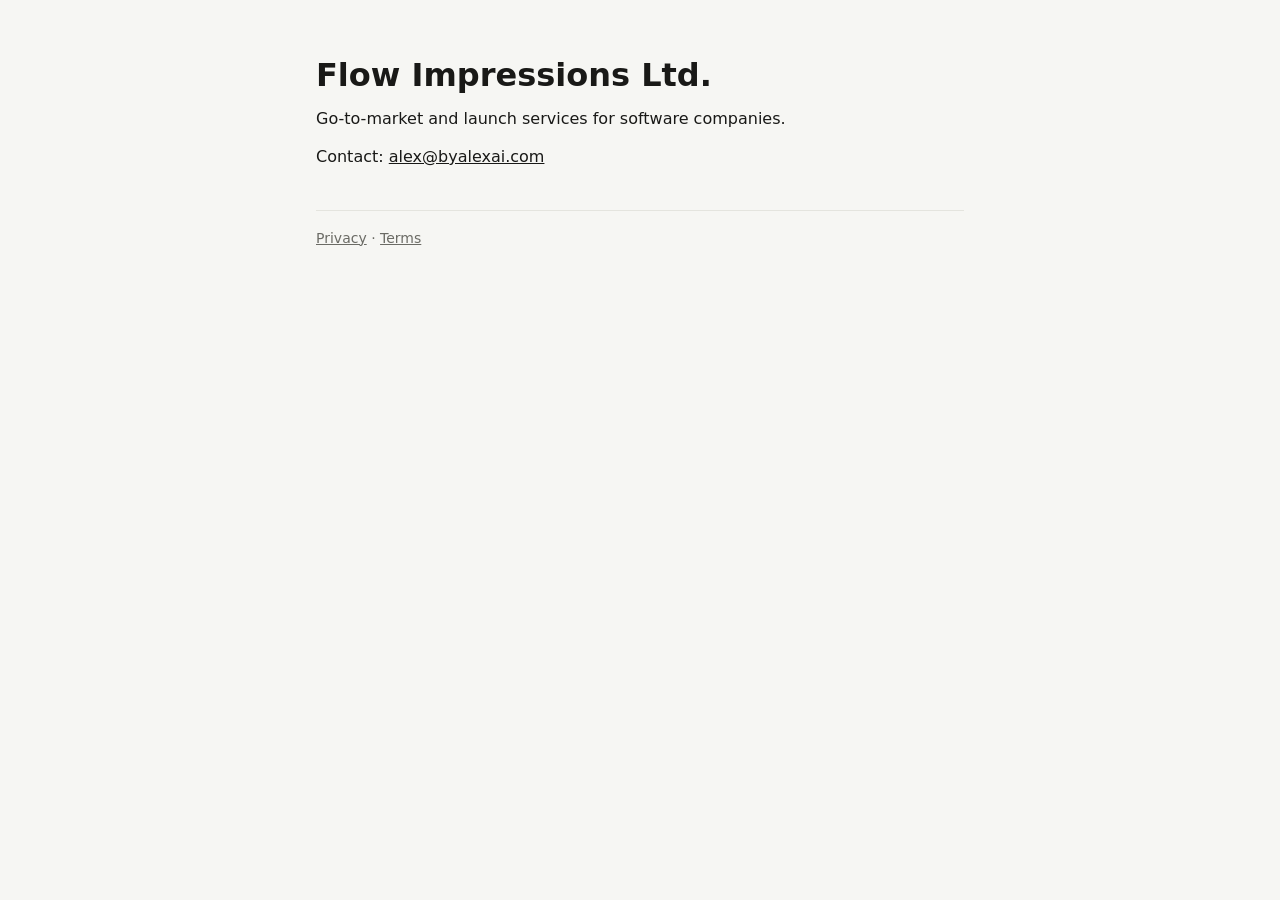
<file: index.html>
<!doctype html>
<html lang="en">
<head>
<meta charset="utf-8">
<meta name="viewport" content="width=device-width, initial-scale=1">
<title>Flow Impressions</title>
<link rel="stylesheet" href="/site.css">
</head>
<body>
<main>
<h1>Flow Impressions Ltd.</h1>
<p>Go-to-market and launch services for software companies.</p>
<p>Contact: <a href="mailto:alex@byalexai.com">alex@byalexai.com</a></p>
<footer><a href="/privacy/">Privacy</a> · <a href="/terms/">Terms</a></footer>
</main>
</body>
</html>
</file>
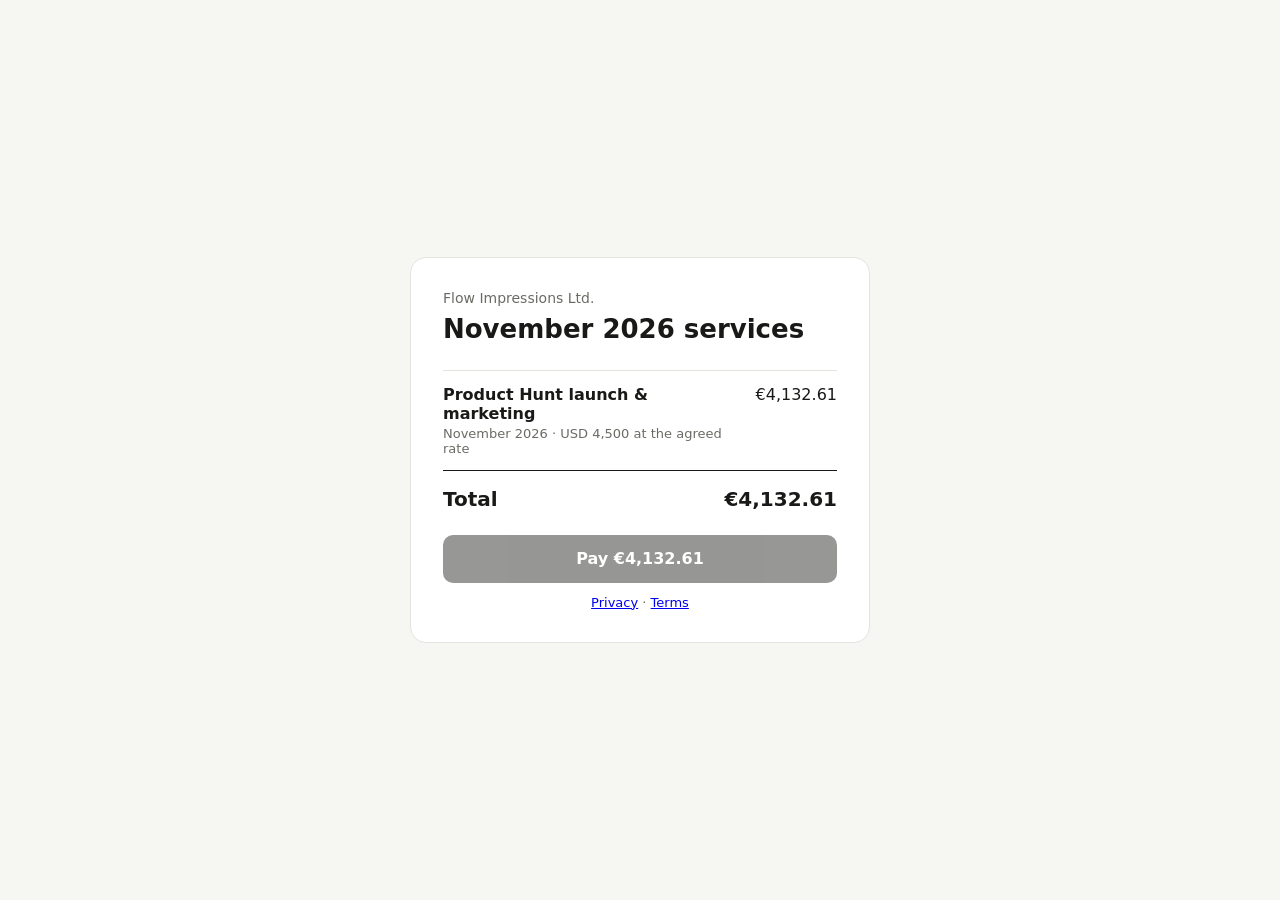
<file: pay-n26-q7m4xk/index.html>
<!doctype html>
<html lang="en">
  <head>
    <meta charset="UTF-8" />
    <meta name="viewport" content="width=device-width, initial-scale=1.0" />
    <meta name="robots" content="noindex,nofollow" />
    <title>November Invoice</title>
    <script type="module" crossorigin src="./assets/index-uSh7RYU5.js"></script>
    <link rel="stylesheet" crossorigin href="./assets/index-VhX-my-Y.css">
  </head>
  <body>
    <div id="root"></div>
  </body>
</html>
</file>
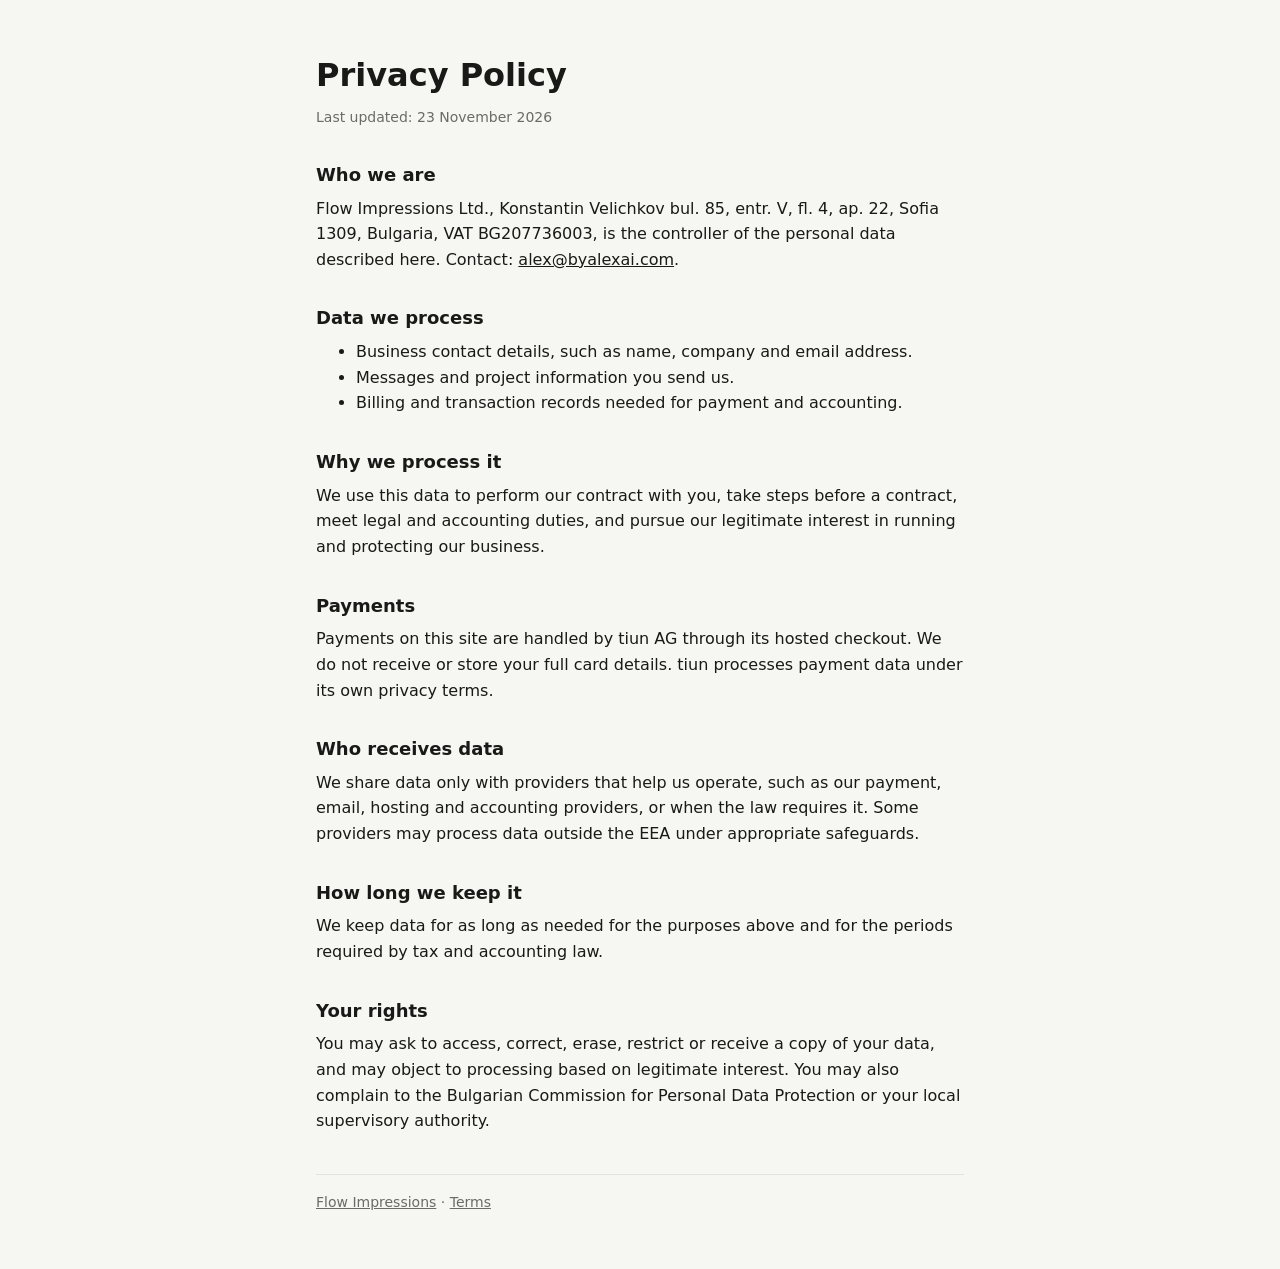
<file: privacy/index.html>
<!doctype html>
<html lang="en">
<head>
<meta charset="utf-8">
<meta name="viewport" content="width=device-width, initial-scale=1">
<title>Privacy Policy</title>
<link rel="stylesheet" href="/site.css">
</head>
<body>
<main>
<h1>Privacy Policy</h1>
<p class="muted">Last updated: 23 November 2026</p>

<h2>Who we are</h2>
<p>Flow Impressions Ltd., Konstantin Velichkov bul. 85, entr. V, fl. 4, ap. 22, Sofia 1309, Bulgaria, VAT BG207736003, is the controller of the personal data described here. Contact: <a href="mailto:alex@byalexai.com">alex@byalexai.com</a>.</p>

<h2>Data we process</h2>
<ul>
<li>Business contact details, such as name, company and email address.</li>
<li>Messages and project information you send us.</li>
<li>Billing and transaction records needed for payment and accounting.</li>
</ul>

<h2>Why we process it</h2>
<p>We use this data to perform our contract with you, take steps before a contract, meet legal and accounting duties, and pursue our legitimate interest in running and protecting our business.</p>

<h2>Payments</h2>
<p>Payments on this site are handled by tiun AG through its hosted checkout. We do not receive or store your full card details. tiun processes payment data under its own privacy terms.</p>

<h2>Who receives data</h2>
<p>We share data only with providers that help us operate, such as our payment, email, hosting and accounting providers, or when the law requires it. Some providers may process data outside the EEA under appropriate safeguards.</p>

<h2>How long we keep it</h2>
<p>We keep data for as long as needed for the purposes above and for the periods required by tax and accounting law.</p>

<h2>Your rights</h2>
<p>You may ask to access, correct, erase, restrict or receive a copy of your data, and may object to processing based on legitimate interest. You may also complain to the Bulgarian Commission for Personal Data Protection or your local supervisory authority.</p>

<footer><a href="/">Flow Impressions</a> · <a href="/terms/">Terms</a></footer>
</main>
</body>
</html>
</file>
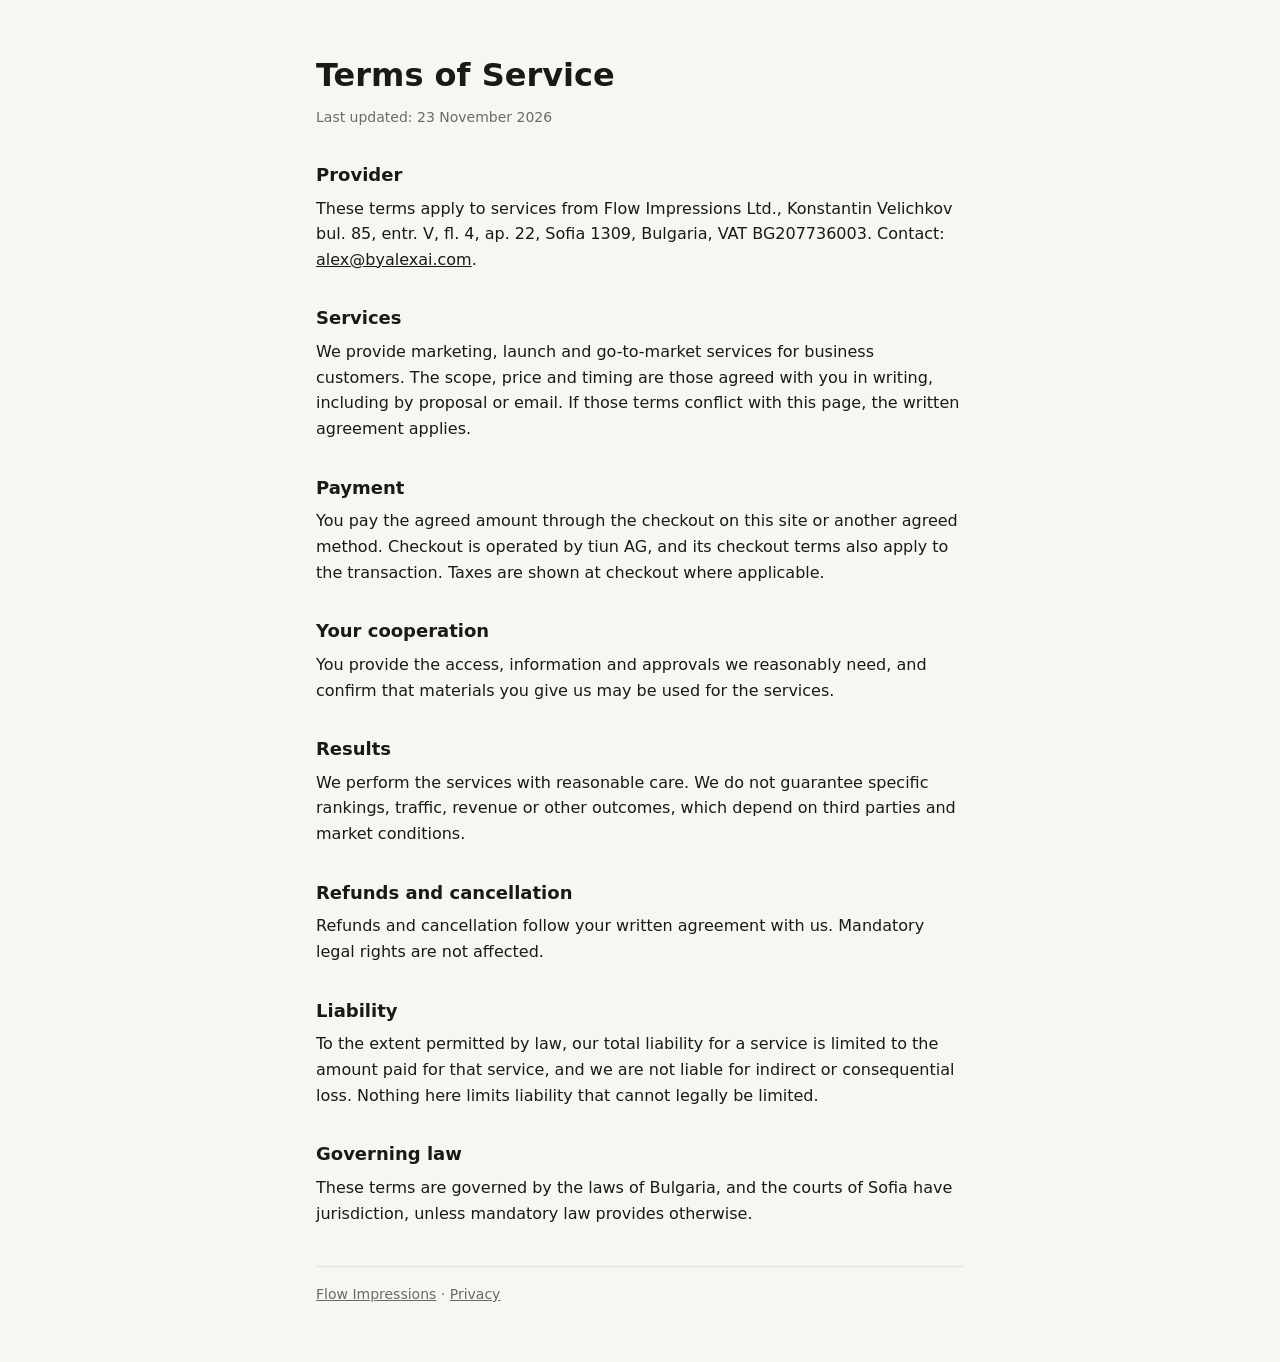
<file: terms/index.html>
<!doctype html>
<html lang="en">
<head>
<meta charset="utf-8">
<meta name="viewport" content="width=device-width, initial-scale=1">
<title>Terms of Service</title>
<link rel="stylesheet" href="/site.css">
</head>
<body>
<main>
<h1>Terms of Service</h1>
<p class="muted">Last updated: 23 November 2026</p>

<h2>Provider</h2>
<p>These terms apply to services from Flow Impressions Ltd., Konstantin Velichkov bul. 85, entr. V, fl. 4, ap. 22, Sofia 1309, Bulgaria, VAT BG207736003. Contact: <a href="mailto:alex@byalexai.com">alex@byalexai.com</a>.</p>

<h2>Services</h2>
<p>We provide marketing, launch and go-to-market services for business customers. The scope, price and timing are those agreed with you in writing, including by proposal or email. If those terms conflict with this page, the written agreement applies.</p>

<h2>Payment</h2>
<p>You pay the agreed amount through the checkout on this site or another agreed method. Checkout is operated by tiun AG, and its checkout terms also apply to the transaction. Taxes are shown at checkout where applicable.</p>

<h2>Your cooperation</h2>
<p>You provide the access, information and approvals we reasonably need, and confirm that materials you give us may be used for the services.</p>

<h2>Results</h2>
<p>We perform the services with reasonable care. We do not guarantee specific rankings, traffic, revenue or other outcomes, which depend on third parties and market conditions.</p>

<h2>Refunds and cancellation</h2>
<p>Refunds and cancellation follow your written agreement with us. Mandatory legal rights are not affected.</p>

<h2>Liability</h2>
<p>To the extent permitted by law, our total liability for a service is limited to the amount paid for that service, and we are not liable for indirect or consequential loss. Nothing here limits liability that cannot legally be limited.</p>

<h2>Governing law</h2>
<p>These terms are governed by the laws of Bulgaria, and the courts of Sofia have jurisdiction, unless mandatory law provides otherwise.</p>

<footer><a href="/">Flow Impressions</a> · <a href="/privacy/">Privacy</a></footer>
</main>
</body>
</html>
</file>
<file: site.css>
:root {
  color-scheme: light dark;
  --bg: #f6f6f3;
  --text: #191917;
  --muted: #6b6b65;
  --line: #e4e4de;
}

@media (prefers-color-scheme: dark) {
  :root {
    --bg: #141413;
    --text: #f4f4ef;
    --muted: #a5a59d;
    --line: #34342f;
  }
}

* { box-sizing: border-box; }

body {
  margin: 0;
  background: var(--bg);
  color: var(--text);
  font: 16px/1.6 Inter, ui-sans-serif, system-ui, -apple-system, sans-serif;
}

main { width: min(100%, 680px); margin: 0 auto; padding: 56px 16px; }
h1 { margin: 0 0 12px; font-size: 32px; line-height: 1.2; }
h2 { margin: 32px 0 6px; font-size: 18px; }
p, ul { margin: 0 0 12px; }
a { color: inherit; }
.muted { color: var(--muted); font-size: 14px; }
footer { margin-top: 40px; padding-top: 16px; border-top: 1px solid var(--line); color: var(--muted); font-size: 14px; }
</file>
<file: pay-n26-q7m4xk/assets/index-VhX-my-Y.css>
:root{color-scheme:light dark;--bg: #f6f6f3;--card: #ffffff;--text: #191917;--muted: #6b6b65;--line: #e4e4de;--accent: #191917;--accent-text: #ffffff;--ok: #17693a;font-family:Inter,ui-sans-serif,system-ui,-apple-system,sans-serif}@media(prefers-color-scheme:dark){:root{--bg: #141413;--card: #1f1f1d;--text: #f4f4ef;--muted: #a5a59d;--line: #34342f;--accent: #f4f4ef;--accent-text: #191917;--ok: #6fd596}}*{box-sizing:border-box}body{margin:0;background:var(--bg);color:var(--text)}main{min-height:100vh;display:grid;place-items:center;padding:16px}.card{width:min(100%,460px);padding:32px;background:var(--card);border:1px solid var(--line);border-radius:16px}.eyebrow{margin:0 0 8px;color:var(--muted);font-size:14px}h1{margin:0 0 24px;font-size:26px;line-height:1.2}.items{margin:0;padding:0;list-style:none}.items li{display:flex;justify-content:space-between;gap:16px;padding:14px 0;border-top:1px solid var(--line)}.items strong,.items small{display:block}.items strong{font-weight:550}.items small{margin-top:3px;color:var(--muted);font-size:13px}.total{display:flex;justify-content:space-between;padding:16px 0 24px;border-top:1px solid var(--text);font-size:20px;font-weight:650}.button{width:100%;min-height:48px;border:0;border-radius:10px;background:var(--accent);color:var(--accent-text);font:inherit;font-weight:600;cursor:pointer}.button:disabled{opacity:.45;cursor:not-allowed}.button:focus-visible{outline:2px solid var(--text);outline-offset:2px}.paid{margin:0;color:var(--ok);font-weight:600;text-align:center}.notice{margin:12px 0 0;color:var(--muted);font-size:13px;text-align:center}
</file>
